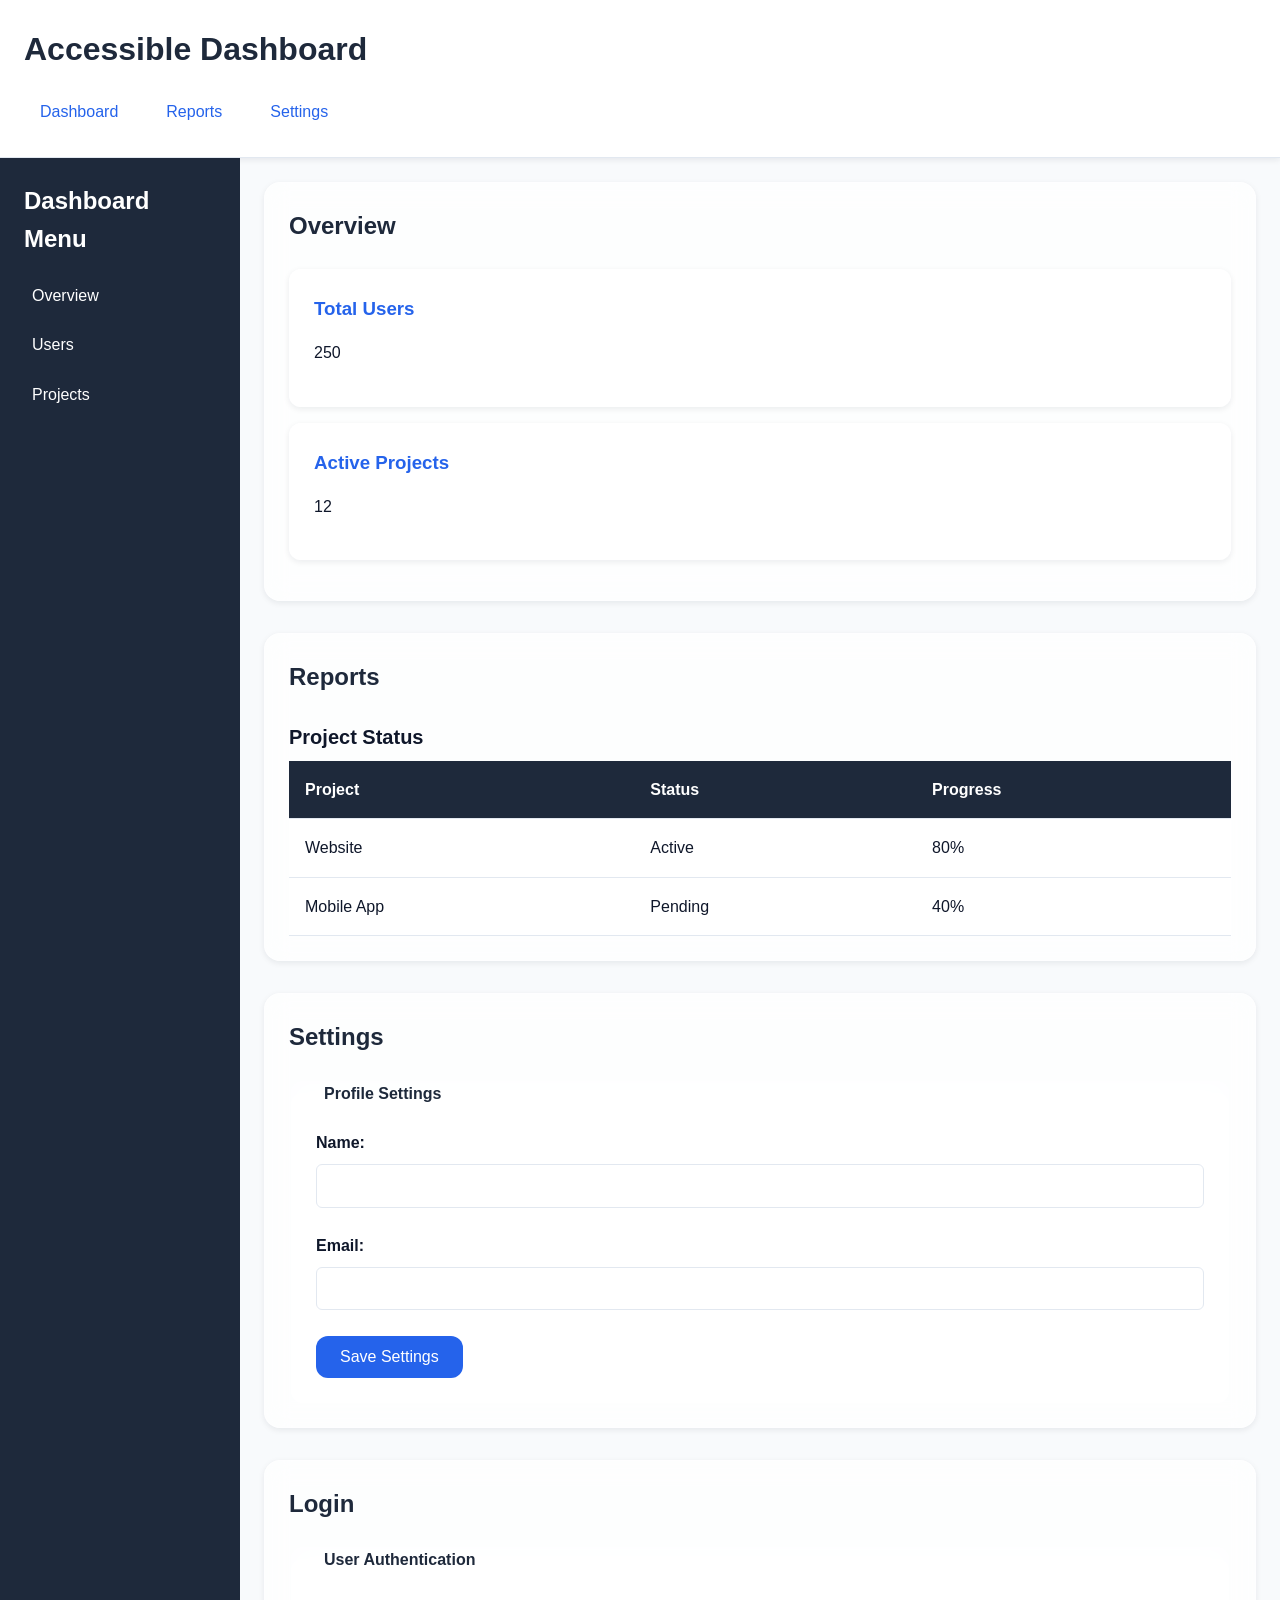
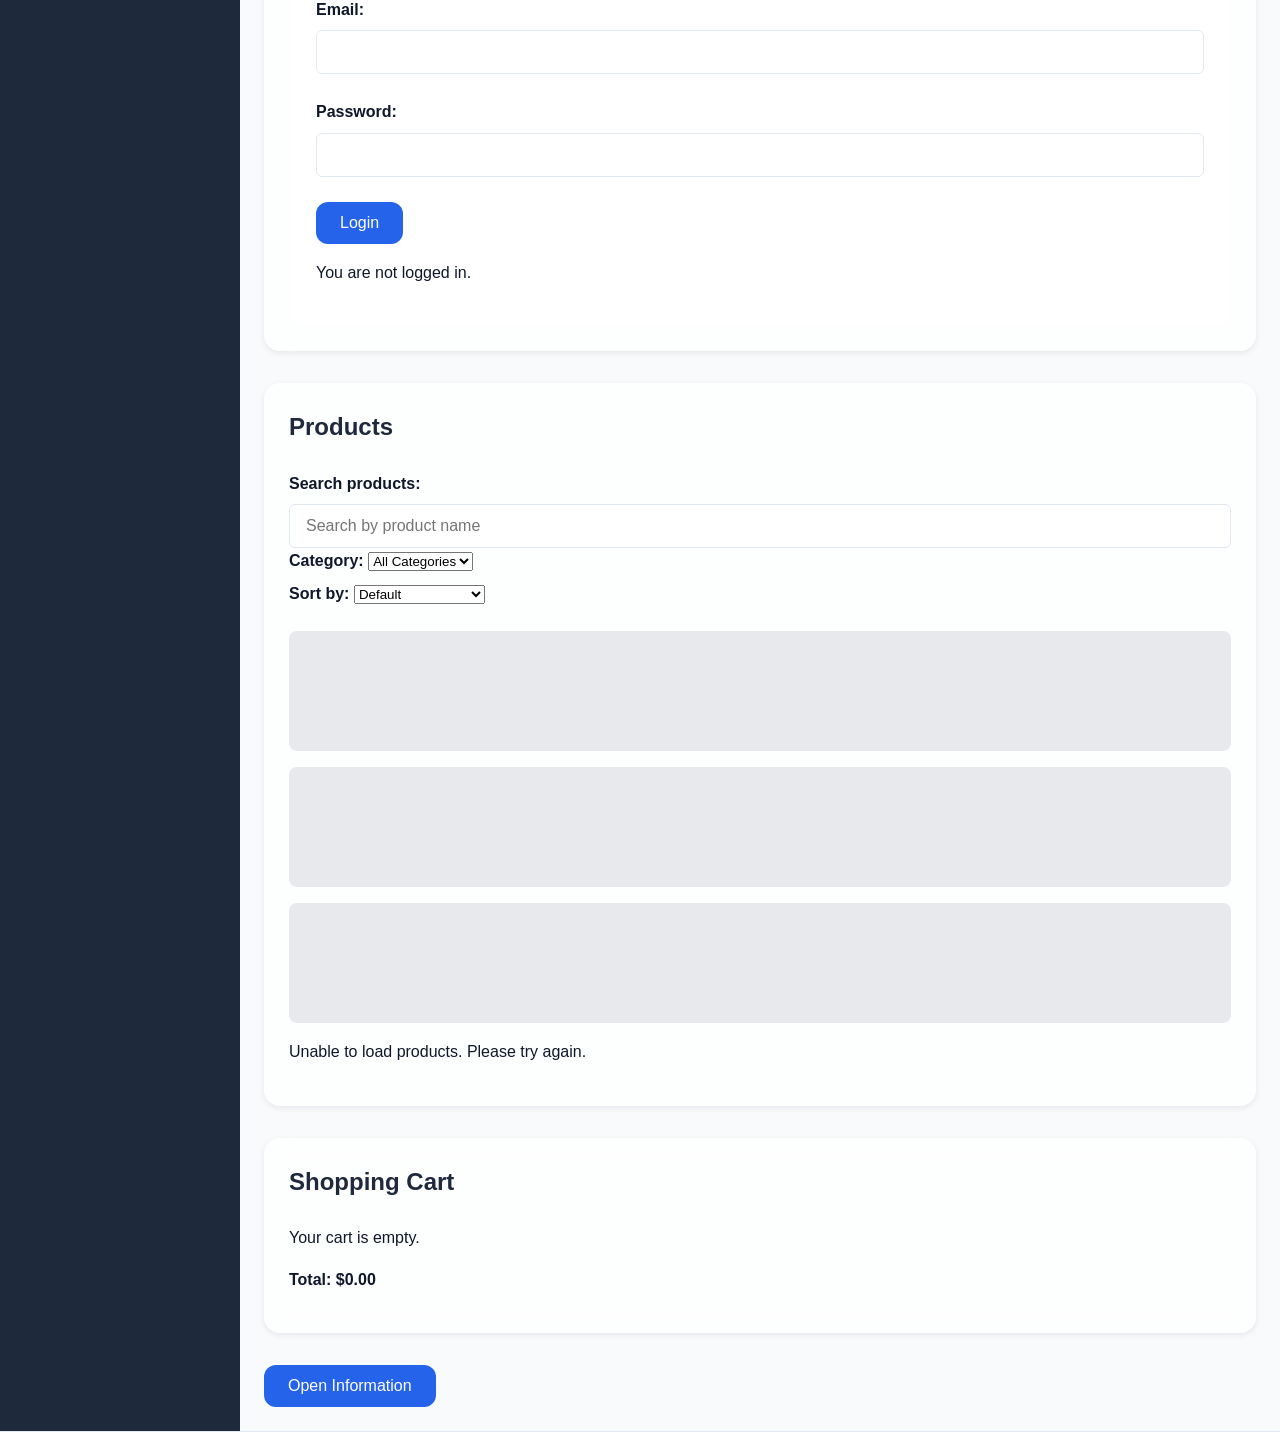
<file: index.html>
<!DOCTYPE html>
<html lang="en">
<head>
  <meta charset="UTF-8">
  <meta name="viewport" content="width=device-width, initial-scale=1.0">
  <meta http-equiv="refresh" content="0; url=client/index.html">
  <title>Accessible E-Commerce Store</title>
</head>
<body>
  <p>Redirecting to the application...</p>
</body>
</html>
</file>
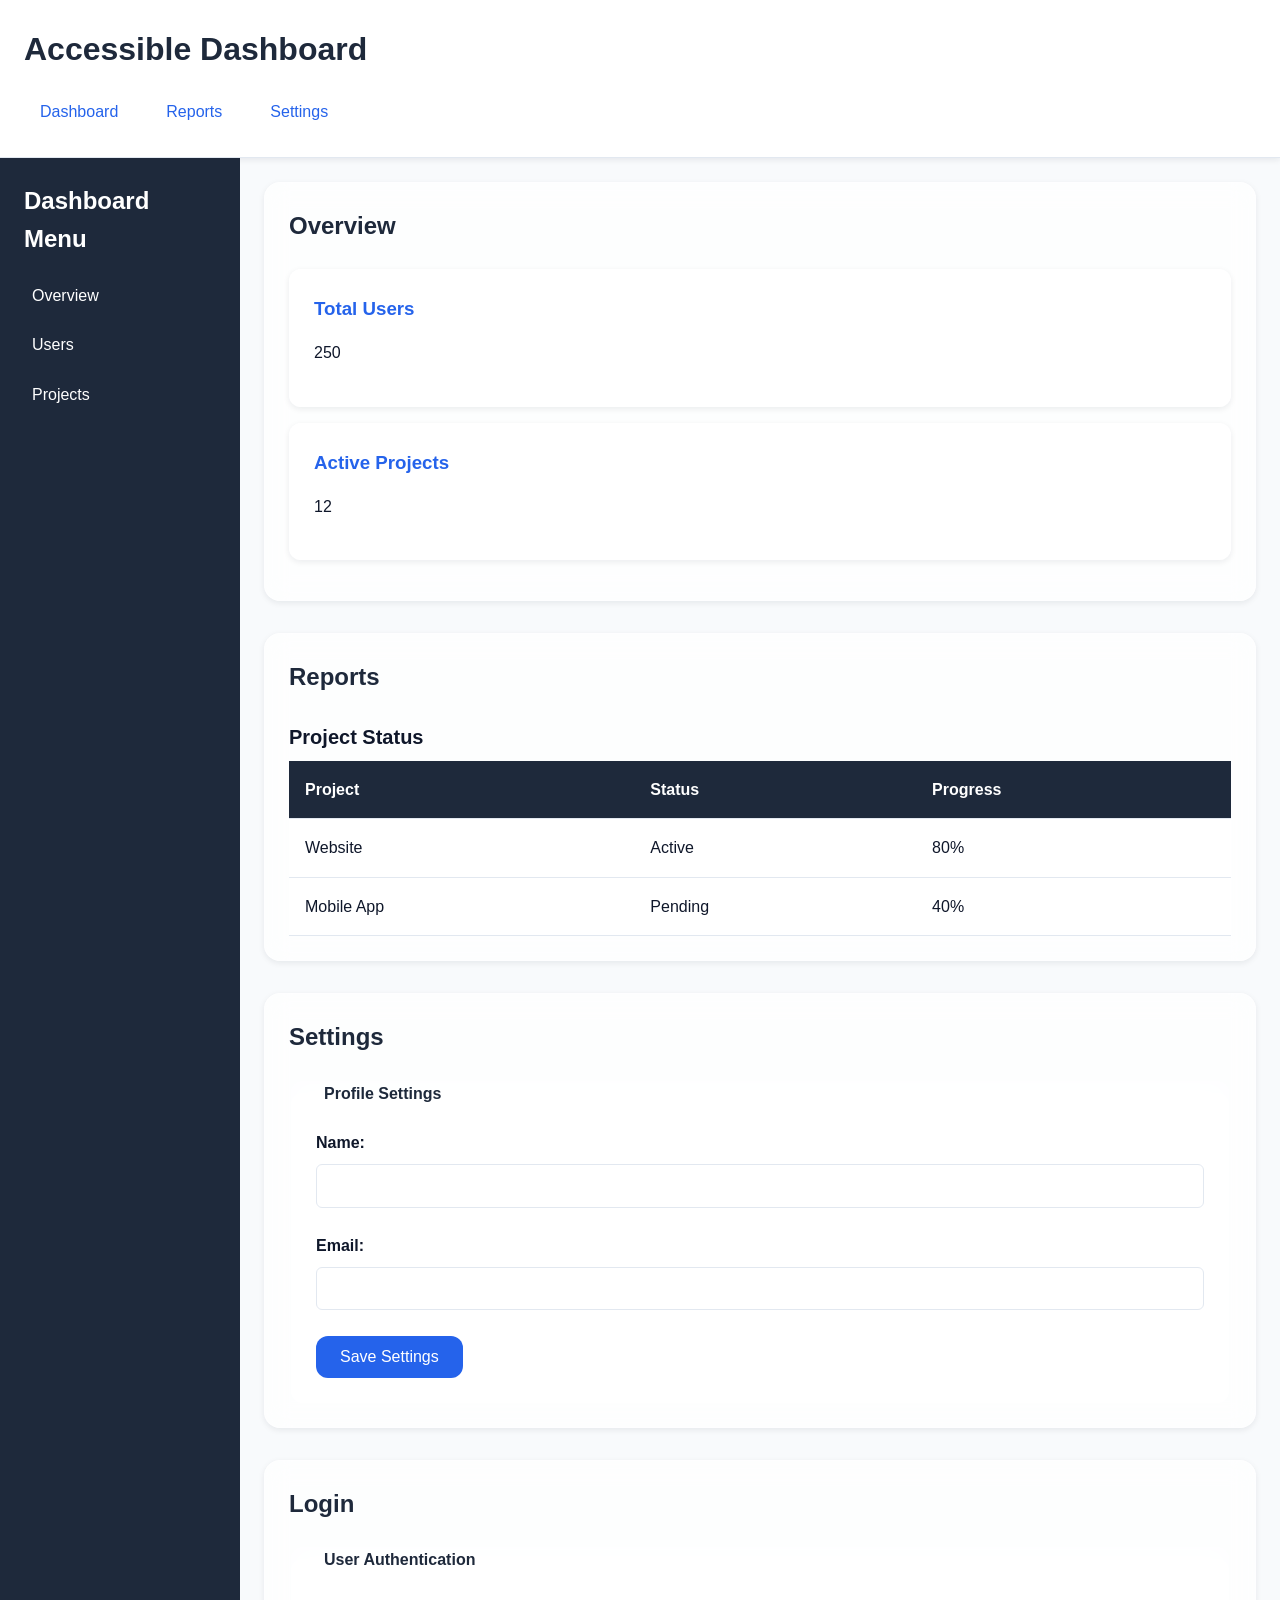
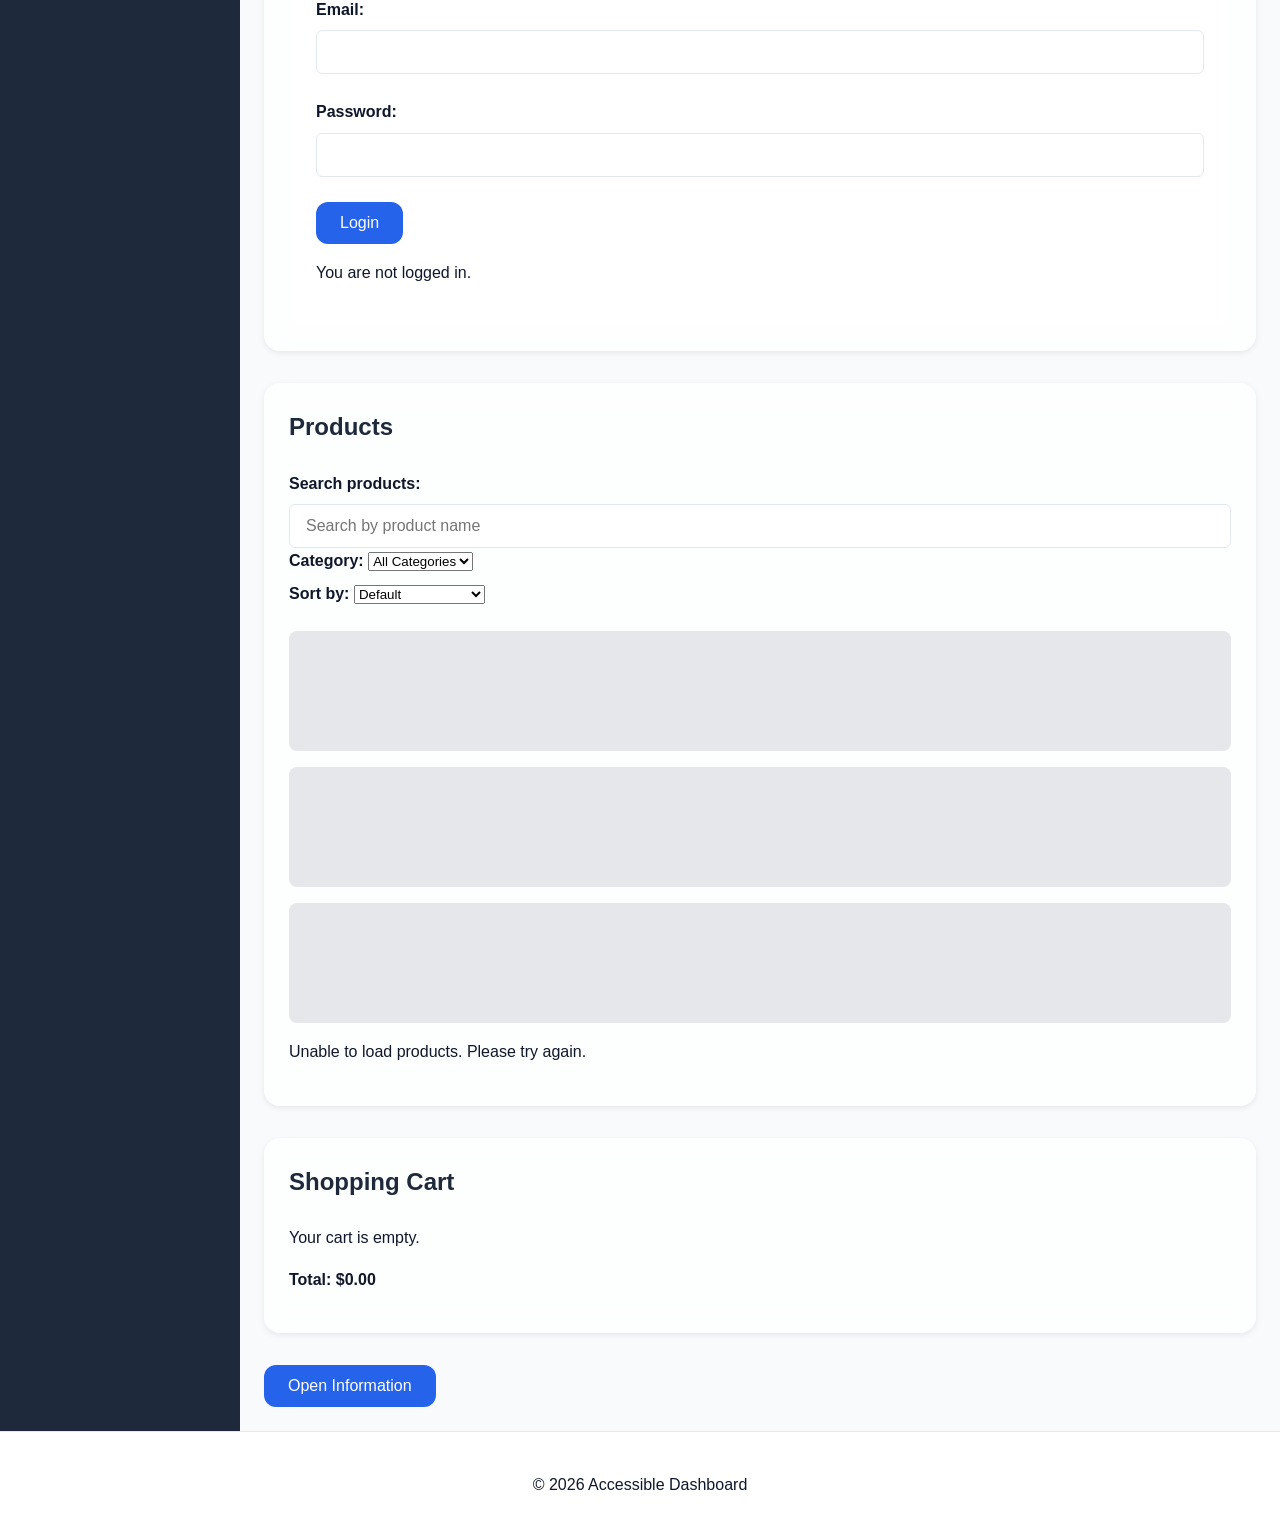
<file: client/index.html>
<!DOCTYPE html>
<html lang="en">
<head>
  <meta charset="UTF-8">
  <meta name="viewport" content="width=device-width, initial-scale=1.0">
  <title>Accessible Dashboard</title>
  <link rel="stylesheet" href="style.css">
</head>

<body>

  <header>
    <h1>Accessible Dashboard</h1>

    <nav aria-label="Main navigation">
      <a href="index.html">Dashboard</a>
      <a href="reports.html">Reports</a>
      <a href="settings.html">Settings</a>
    </nav>
  </header>

  <aside aria-label="Sidebar">
    <h2>Dashboard Menu</h2>

    <nav aria-label="Sidebar navigation">
      <a href="#overview">Overview</a>
      <a href="#users">Users</a>
      <a href="#projects">Projects</a>
    </nav>
  </aside>

  <main id="dashboard">

    <section id="overview">
      <h2>Overview</h2>

      <article>
        <h3>Total Users</h3>
        <p>250</p>
      </article>

      <article>
        <h3>Active Projects</h3>
        <p>12</p>
      </article>
    </section>

    <section id="reports">
      <h2>Reports</h2>

      <table>
        <caption>Project Status</caption>

        <thead>
          <tr>
            <th scope="col">Project</th>
            <th scope="col">Status</th>
            <th scope="col">Progress</th>
          </tr>
        </thead>

        <tbody>
          <tr>
            <td>Website</td>
            <td>Active</td>
            <td>80%</td>
          </tr>

          <tr>
            <td>Mobile App</td>
            <td>Pending</td>
            <td>40%</td>
          </tr>
        </tbody>
      </table>
    </section>

    <section id="settings">
      <h2>Settings</h2>

      <form>
        <fieldset>
          <legend>Profile Settings</legend>

          <label for="name">Name:</label>
          <input
            type="text"
            id="name"
            name="name"
            required
          >

          <br><br>

          <label for="email">Email:</label>
          <input
            type="email"
            id="email"
            name="email"
            required
          >

          <br><br>

          <button type="submit">Save Settings</button>
        </fieldset>
      </form>
    </section>


        <section id="authentication">
      <h2>Login</h2>

      <form id="loginForm">
        <fieldset>
          <legend>User Authentication</legend>

          <label for="loginEmail">Email:</label>
          <input
            type="email"
            id="loginEmail"
            name="loginEmail"
            required
          >

          <br><br>

          <label for="loginPassword">Password:</label>
          <input
            type="password"
            id="loginPassword"
            name="loginPassword"
            required
          >

          <br><br>

          <button type="submit">Login</button>
          <button type="button" id="logoutButton" hidden>Logout</button>

          <p id="authMessage" role="status"></p>
        </fieldset>
      </form>
    </section>


    <section id="products">
  <h2>Products</h2>

  <label for="searchInput">Search products:</label>
  <input
    type="search"
    id="searchInput"
    placeholder="Search by product name"
  >

  <label for="categoryFilter">Category:</label>
  
  <select id="categoryFilter">
    <option value="all">All Categories</option>
  </select>

  <div id="categoryTabs" role="tablist" aria-label="Product categories"></div>

  <label for="sortSelect">Sort by:</label>
  <select id="sortSelect">
    <option value="default">Default</option>
    <option value="price-low">Price: Low to High</option>
    <option value="price-high">Price: High to Low</option>
    <option value="name">Name: A to Z</option>
  </select>

  <div id="loadingMessage" class="skeleton-container">
    <div class="skeleton-card"></div>
    <div class="skeleton-card"></div>
    <div class="skeleton-card"></div>
  </div>

  <p id="errorMessage" role="alert" hidden></p>

  <div id="productList"></div>
</section>

    <section id="cart">
      <h2>Shopping Cart</h2>

      <div id="cartList">
        <p>Your cart is empty.</p>
      </div>

      <p>
        <strong>Total: $<span id="cartTotal">0.00</span></strong>
      </p>
    </section>

    <button type="button" id="openModal">
      Open Information
    </button>

    <dialog id="infoModal">
      <h2>Information</h2>
      <p>This is an accessible modal dialog.</p>
      <button type="button" id="closeModal">Close</button>
    </dialog>

  </main>

  <footer>
    <p>&copy; 2026 Accessible Dashboard</p>
  </footer>

  <script type="module" src="app.js"></script>

</body>
</html>
</file>
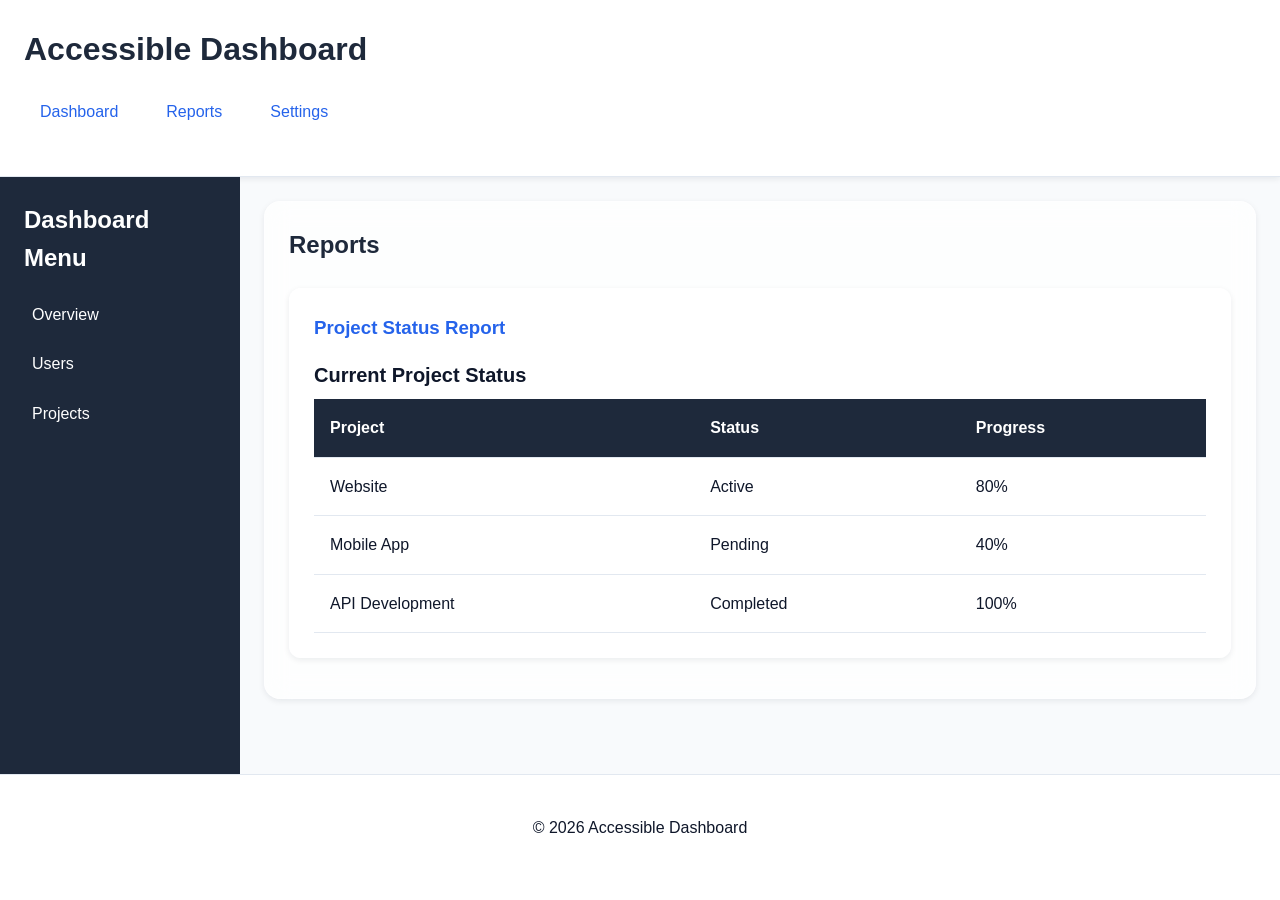
<file: client/reports.html>
<!DOCTYPE html>
<html lang="en">

<head>
  <meta charset="UTF-8">
  <meta name="viewport" content="width=device-width, initial-scale=1.0">
  <title>Reports - Accessible Dashboard</title>
  <link rel="stylesheet" href="style.css">
</head>

<body>

  <header>
    <h1>Accessible Dashboard</h1>

    <nav aria-label="Main navigation">
      <a href="index.html">Dashboard</a>
      <a href="reports.html">Reports</a>
      <a href="settings.html">Settings</a>
    </nav>
  </header>

  <aside aria-label="Sidebar">
    <h2>Dashboard Menu</h2>

    <nav aria-label="Sidebar navigation">
      <a href="index.html#overview">Overview</a>
      <a href="index.html#users">Users</a>
      <a href="index.html#projects">Projects</a>
    </nav>
  </aside>

  <main>

    <section>
      <h2>Reports</h2>

      <article>
        <h3>Project Status Report</h3>

        <table>
          <caption>Current Project Status</caption>

          <thead>
            <tr>
              <th scope="col">Project</th>
              <th scope="col">Status</th>
              <th scope="col">Progress</th>
            </tr>
          </thead>

          <tbody>
            <tr>
              <td>Website</td>
              <td>Active</td>
              <td>80%</td>
            </tr>

            <tr>
              <td>Mobile App</td>
              <td>Pending</td>
              <td>40%</td>
            </tr>

            <tr>
              <td>API Development</td>
              <td>Completed</td>
              <td>100%</td>
            </tr>
          </tbody>
        </table>
      </article>

    </section>

  </main>

  <footer>
    <p>&copy; 2026 Accessible Dashboard</p>
  </footer>

</body>

</html>
</file>
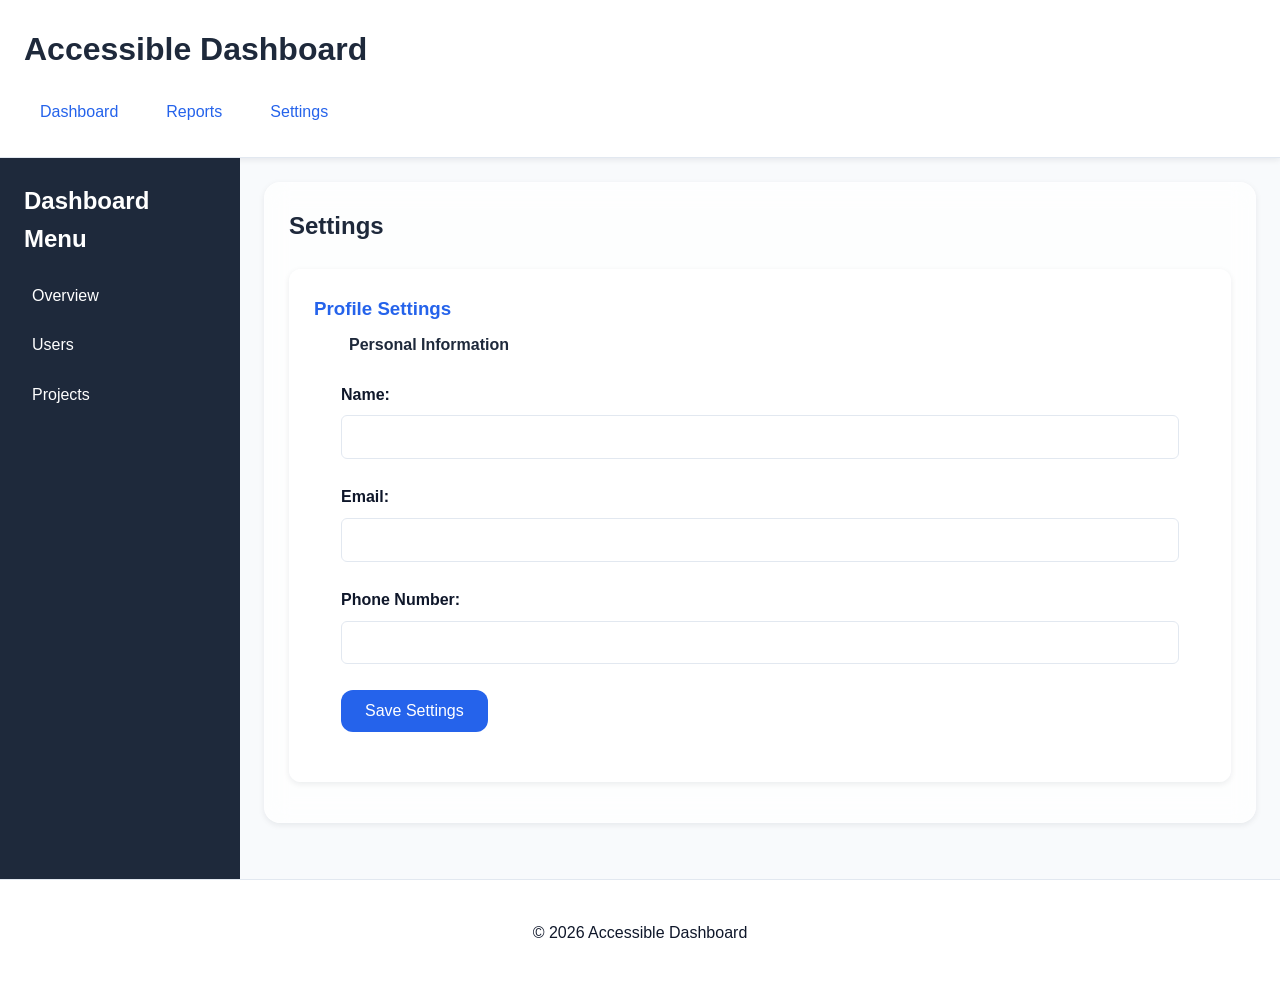
<file: client/settings.html>
<!DOCTYPE html>
<html lang="en">

<head>
  <meta charset="UTF-8">
  <meta name="viewport" content="width=device-width, initial-scale=1.0">
  <title>Settings - Accessible Dashboard</title>
  <link rel="stylesheet" href="style.css">
</head>

<body>

  <header>
    <h1>Accessible Dashboard</h1>

    <nav aria-label="Main navigation">
      <a href="index.html">Dashboard</a>
      <a href="reports.html">Reports</a>
      <a href="settings.html">Settings</a>
    </nav>
  </header>

  <aside aria-label="Sidebar">
    <h2>Dashboard Menu</h2>

    <nav aria-label="Sidebar navigation">
      <a href="index.html#overview">Overview</a>
      <a href="index.html#users">Users</a>
      <a href="index.html#projects">Projects</a>
    </nav>
  </aside>

  <main>

    <section>
      <h2>Settings</h2>

      <article>
        <h3>Profile Settings</h3>

        <form action="#" method="post">

          <fieldset>
            <legend>Personal Information</legend>

            <label for="name">Name:</label>
            <input
              type="text"
              id="name"
              name="name"
              required
              autocomplete="name"
            >

            <br><br>

            <label for="email">Email:</label>
            <input
              type="email"
              id="email"
              name="email"
              required
              autocomplete="email"
            >

            <br><br>

            <label for="phone">Phone Number:</label>
            <input
              type="tel"
              id="phone"
              name="phone"
              required
              autocomplete="tel"
              aria-label="Phone Number"
            >

            <br><br>

            <button type="submit">Save Settings</button>

          </fieldset>

        </form>

      </article>

    </section>

  </main>

  <footer>
    <p>&copy; 2026 Accessible Dashboard</p>
  </footer>

</body>

</html>
</file>
<file: client/style.css>
:root {
  /* Colors */
  --primary-color: #2563eb;
  --secondary-color: #1e293b;
  --background-color: #f8fafc;
  --surface-color: #ffffff;
  --text-color: #0f172a;
  --muted-text-color: #64748b;
  --border-color: #e2e8f0;

  /* Typography */
  --font-family: Arial, sans-serif;
  --font-size-small: 0.875rem;
  --font-size-base: 1rem;
  --font-size-large: 1.25rem;
  --font-size-heading: 1.75rem;

  /* Spacing */
  --space-xs: 0.25rem;
  --space-sm: 0.5rem;
  --space-md: 1rem;
  --space-lg: 1.5rem;
  --space-xl: 2rem;

  /* Border Radius */
  --radius-sm: 0.375rem;
  --radius-md: 0.75rem;
  --radius-lg: 1rem;

  /* Shadows */
  --shadow-sm: 0 2px 6px rgba(15, 23, 42, 0.08);
  --shadow-md: 0 8px 20px rgba(15, 23, 42, 0.12);
}

/* Base styles */

* {
  box-sizing: border-box;
}

html {
  scroll-behavior: smooth;
}

body {
  margin: 0;
  font-family: var(--font-family);
  font-size: var(--font-size-base);
  line-height: 1.6;
  color: var(--text-color);
  background: var(--background-color);
}

a {
  color: var(--primary-color);
  text-decoration: none;
}

a:hover {
  text-decoration: underline;
}

h1,
h2,
h3 {
  margin-top: 0;
}

button,
input {
  font: inherit;
}

button {
  cursor: pointer;
}

/* Header and navigation */

header {
  padding: var(--space-lg);
  background: var(--surface-color);
  border-bottom: 1px solid var(--border-color);
  box-shadow: var(--shadow-sm);
}

header h1 {
  margin-bottom: var(--space-md);
  color: var(--secondary-color);
}

header nav {
  display: flex;
  flex-wrap: wrap;
  gap: var(--space-md);
}

header nav a {
  padding: var(--space-sm) var(--space-md);
  border-radius: var(--radius-md);
  transition: background-color 0.2s ease, transform 0.2s ease;
}

header nav a:hover {
  background-color: var(--background-color);
  text-decoration: none;
  transform: translateY(-2px);
}

/* Dashboard layout */

body {
  display: grid;
  grid-template-columns: 240px 1fr;
  grid-template-areas:
    "header header"
    "sidebar main"
    "footer footer";
  min-height: 100vh;
}

header {
  grid-area: header;
}

aside {
  grid-area: sidebar;
  padding: var(--space-lg);
  background: var(--secondary-color);
  color: white;
}

aside h2 {
  margin-bottom: var(--space-md);
}

aside nav {
  display: flex;
  flex-direction: column;
  gap: var(--space-sm);
}

aside nav a {
  padding: var(--space-sm);
  color: white;
  border-radius: var(--radius-sm);
  transition: background-color 0.2s ease;
}

aside nav a:hover {
  background-color: rgba(255, 255, 255, 0.12);
  text-decoration: none;
}

main {
  grid-area: main;
  padding: var(--space-xl);
  min-width: 0;
}

footer {
  grid-area: footer;
  padding: var(--space-lg);
  text-align: center;
  background: var(--surface-color);
  border-top: 1px solid var(--border-color);
}

/* Dashboard sections and cards */

section {
  margin-bottom: var(--space-xl);
  padding: var(--space-lg);
  background: var(--surface-color);
  border: 1px solid var(--border-color);
  border-radius: var(--radius-lg);
  box-shadow: var(--shadow-sm);
}

section > h2 {
  color: var(--secondary-color);
  margin-bottom: var(--space-lg);
}

article {
  padding: var(--space-lg);
  margin-bottom: var(--space-md);
  background: rgba(255, 255, 255, 0.7);
  border: 1px solid var(--border-color);
  border-radius: var(--radius-md);
  box-shadow: var(--shadow-sm);
  transition: transform 0.2s ease, box-shadow 0.2s ease;
}

article:hover {
  transform: translateY(-3px);
  box-shadow: var(--shadow-md);
}

article h3 {
  color: var(--primary-color);
  margin-bottom: var(--space-sm);
}


/* Data tables */

table {
  width: 100%;
  border-collapse: collapse;
  margin-top: var(--space-md);
  background: var(--surface-color);
}

caption {
  margin-bottom: var(--space-sm);
  font-size: var(--font-size-large);
  font-weight: bold;
  text-align: left;
}

th,
td {
  padding: var(--space-md);
  text-align: left;
  border-bottom: 1px solid var(--border-color);
}

th {
  background: var(--secondary-color);
  color: white;
}

tbody tr:hover {
  background: var(--background-color);
}

/* Accessible forms */

form {
  width: 100%;
}

fieldset {
  padding: var(--space-lg);
  border: 1px solid var(--border-color);
  border-radius: var(--radius-md);
  background: var(--surface-color);
}

legend {
  padding: 0 var(--space-sm);
  font-weight: bold;
  color: var(--secondary-color);
}

label {
  display: inline-block;
  margin-bottom: var(--space-sm);
  font-weight: bold;
}

input {
  width: 100%;
  padding: var(--space-sm) var(--space-md);
  border: 1px solid var(--border-color);
  border-radius: var(--radius-sm);
  background: var(--surface-color);
  color: var(--text-color);
}

input:focus {
  outline: 3px solid rgba(37, 99, 235, 0.25);
  border-color: var(--primary-color);
}

button {
  padding: var(--space-sm) var(--space-lg);
  border: 0;
  border-radius: var(--radius-md);
  background: var(--primary-color);
  color: white;
  transition: transform 0.2s ease, box-shadow 0.2s ease;
}

button:hover {
  transform: translateY(-2px);
  box-shadow: var(--shadow-sm);
}

/* Tablet layout */
@media (max-width: 1024px) {
  body {
    grid-template-columns: 200px minmax(0, 1fr);
  }

  main {
    padding: var(--space-lg);
  }
}

/* Mobile layout */
@media (max-width: 767px) {
  body {
    grid-template-columns: minmax(0, 1fr);
    grid-template-areas:
      "header"
      "sidebar"
      "main"
      "footer";
  }

  header,
  aside,
  main,
  footer {
    min-width: 0;
  }

  aside nav {
    flex-direction: row;
    flex-wrap: wrap;
  }

  main {
    padding: var(--space-md);
  }

  section {
    padding: var(--space-md);
  }

  article {
    padding: var(--space-md);
  }

  table {
    display: block;
    max-width: 100%;
    overflow-x: auto;
  }

  th,
  td {
    padding: var(--space-sm);
  }
}

/* Small mobile screens */
@media (max-width: 320px) {
  header,
  main,
  aside,
  footer {
    padding: var(--space-sm);
  }

  header nav {
    gap: var(--space-xs);
  }

  header nav a {
    padding: var(--space-xs);
  }
}

/* Theme variables */

:root {
  --glass-background: rgba(255, 255, 255, 0.72);
  --glass-border: rgba(255, 255, 255, 0.35);
  --backdrop-blur: 12px;
}

[data-theme="dark"] {
  --background-color: #0f172a;
  --surface-color: #1e293b;
  --text-color: #f8fafc;
  --secondary-color: #334155;
  --muted-text-color: #cbd5e1;
  --border-color: #475569;

  --glass-background: rgba(30, 41, 59, 0.72);
  --glass-border: rgba(255, 255, 255, 0.12);
}

/* Glass effect */

section,
article,
fieldset {
  background: var(--glass-background);
  border: 1px solid var(--glass-border);
  backdrop-filter: blur(var(--backdrop-blur));
  -webkit-backdrop-filter: blur(var(--backdrop-blur));
}

/* Tablet breakpoint */
@media (min-width: 768px) {
  main {
    padding: var(--space-lg);
  }
}

/* Large desktop breakpoint */
@media (min-width: 1440px) {
  main {
    padding: var(--space-xl);
  }
}

.skeleton-container {
  display: grid;
  gap: 1rem;
  margin: 1rem 0;
}

.skeleton-card {
  height: 120px;
  border-radius: 8px;
  background: #e5e7eb;
  animation: skeleton-loading 1.5s infinite;
}

@keyframes skeleton-loading {
  0% {
    opacity: 0.5;
  }

  50% {
    opacity: 1;
  }

  100% {
    opacity: 0.5;
  }
}
</file>
